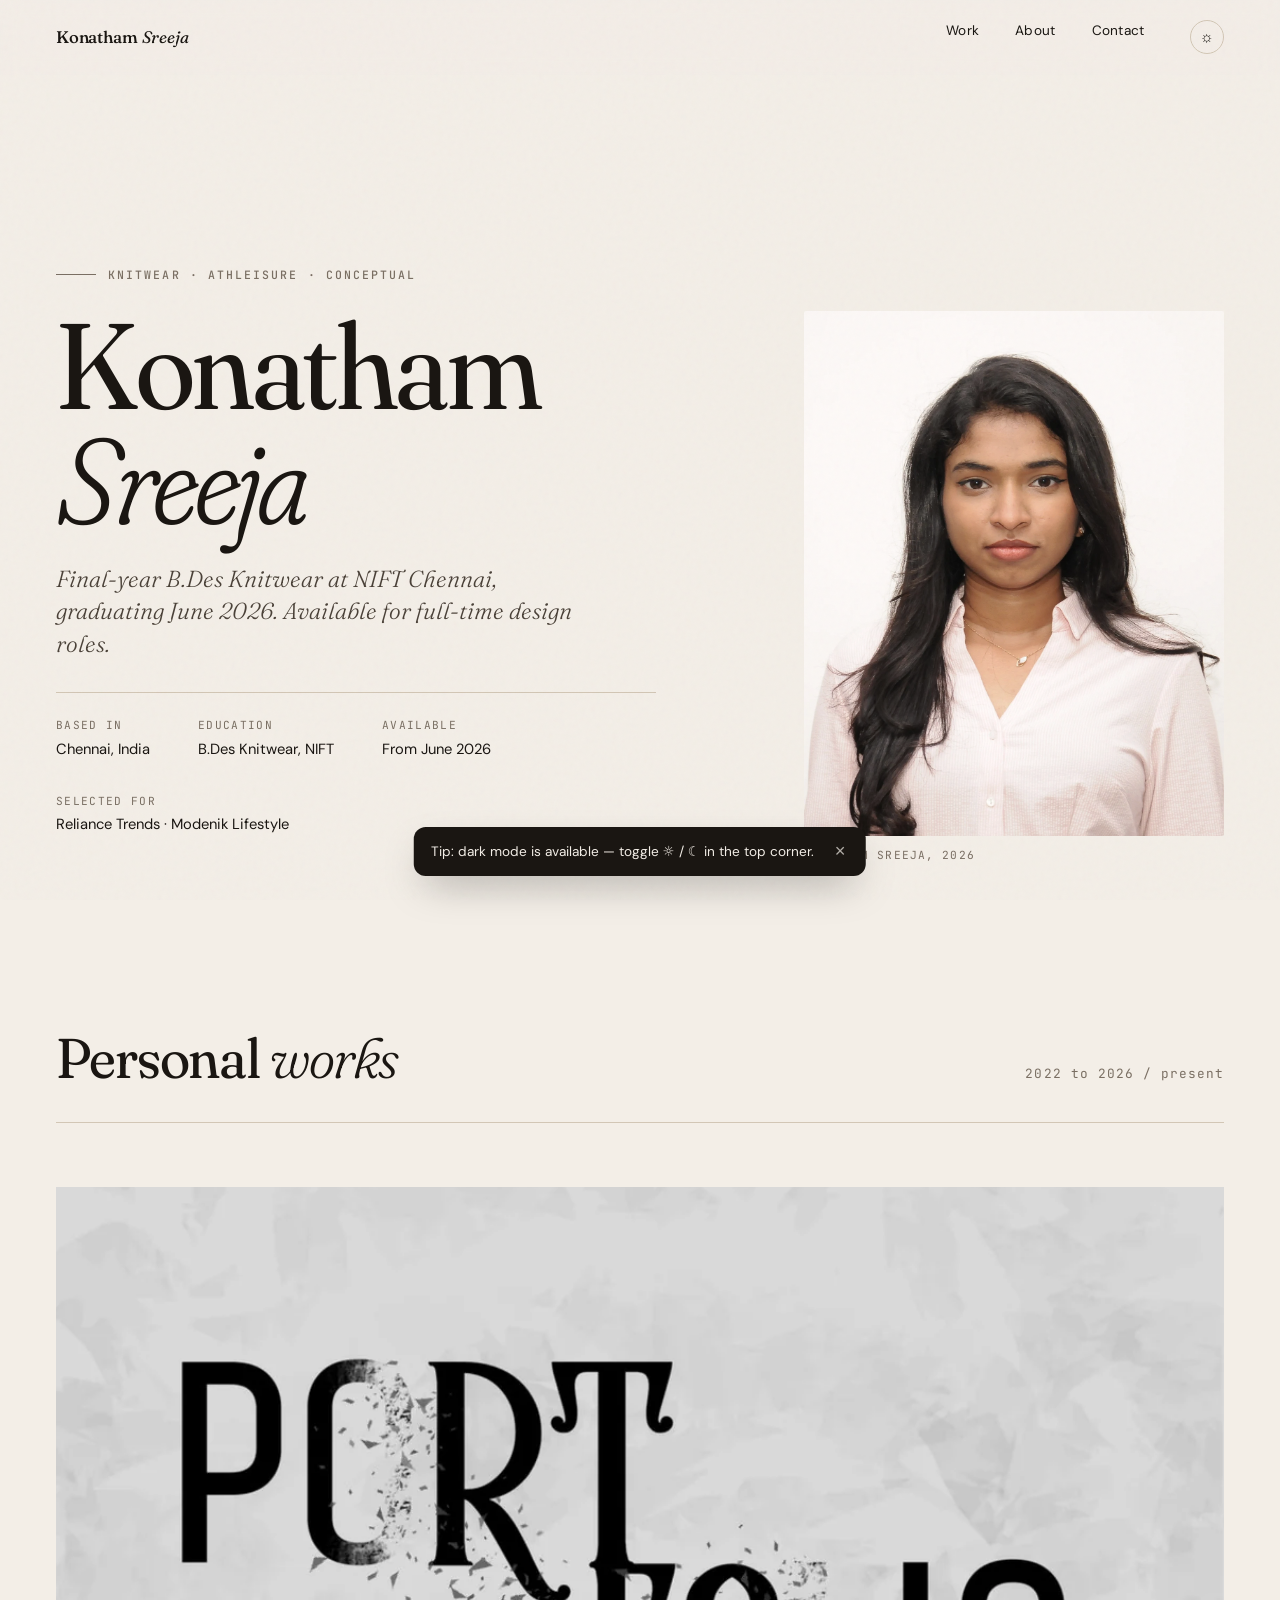
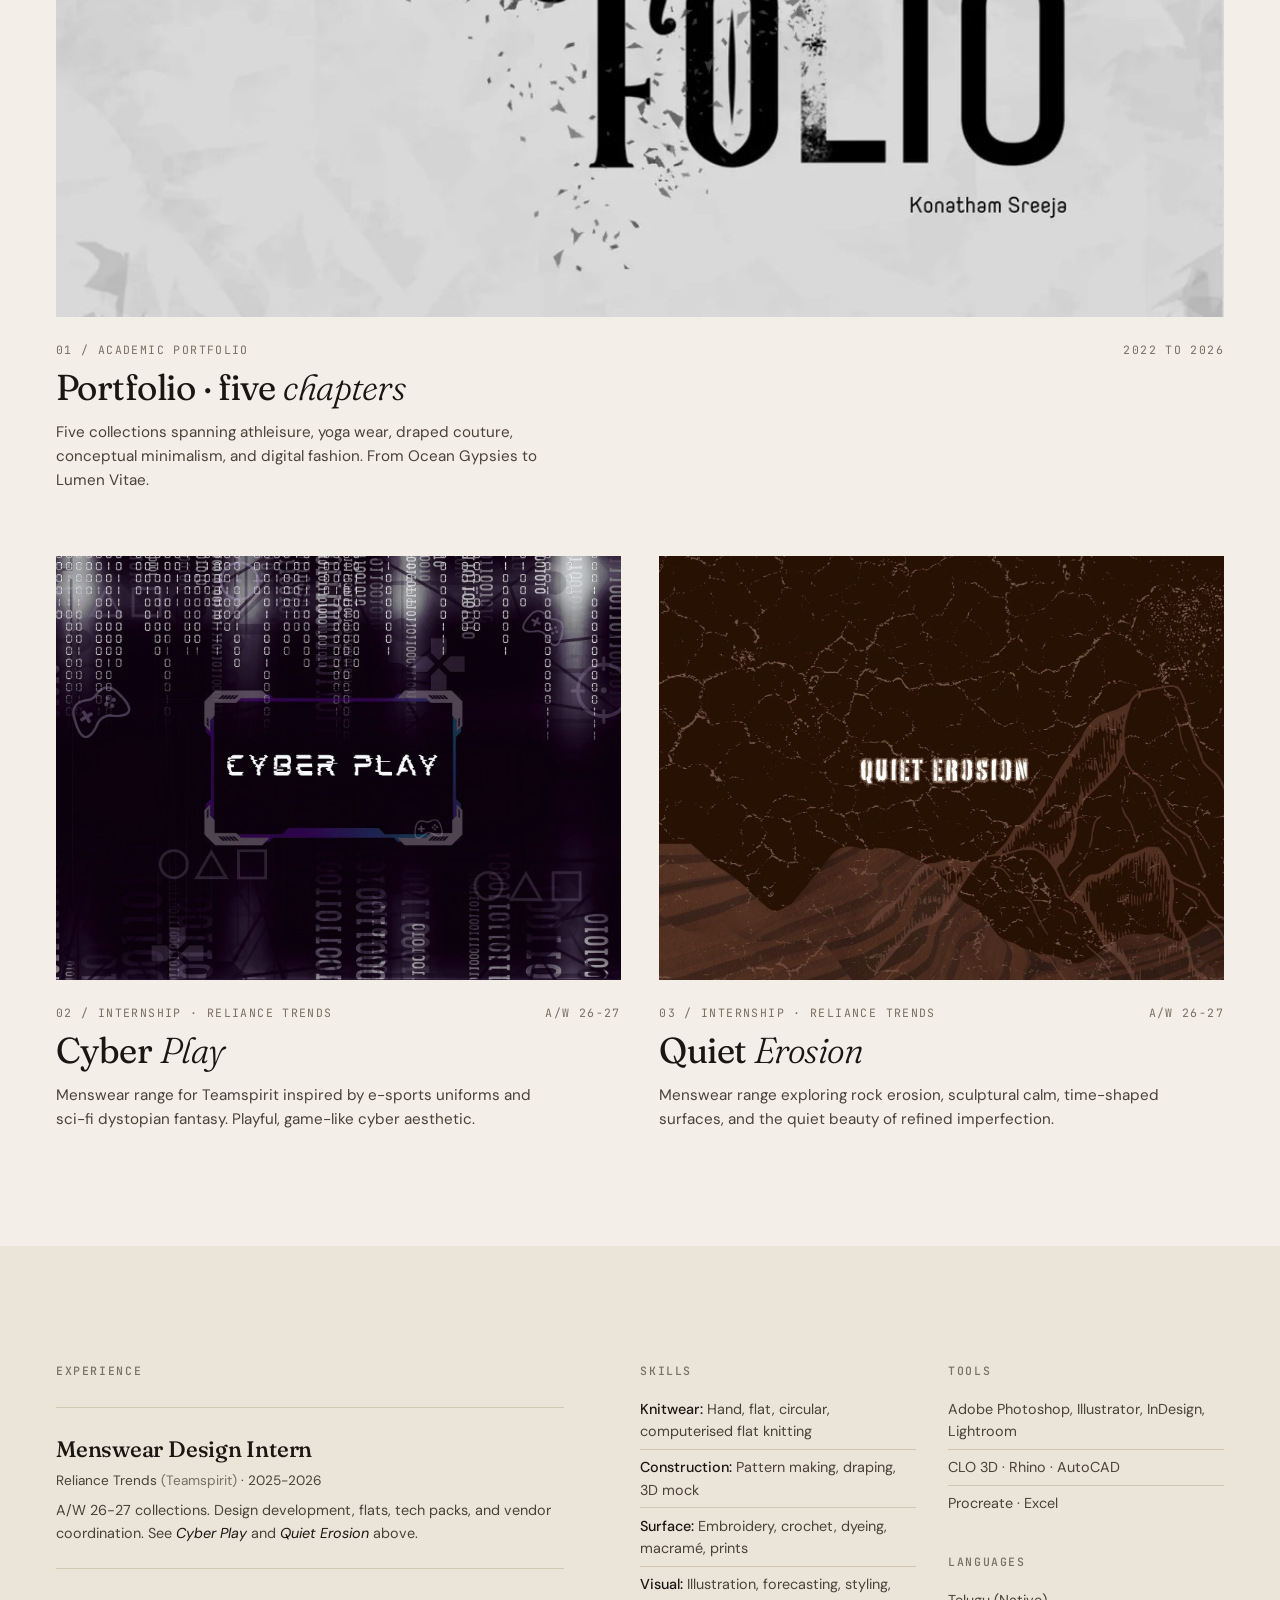
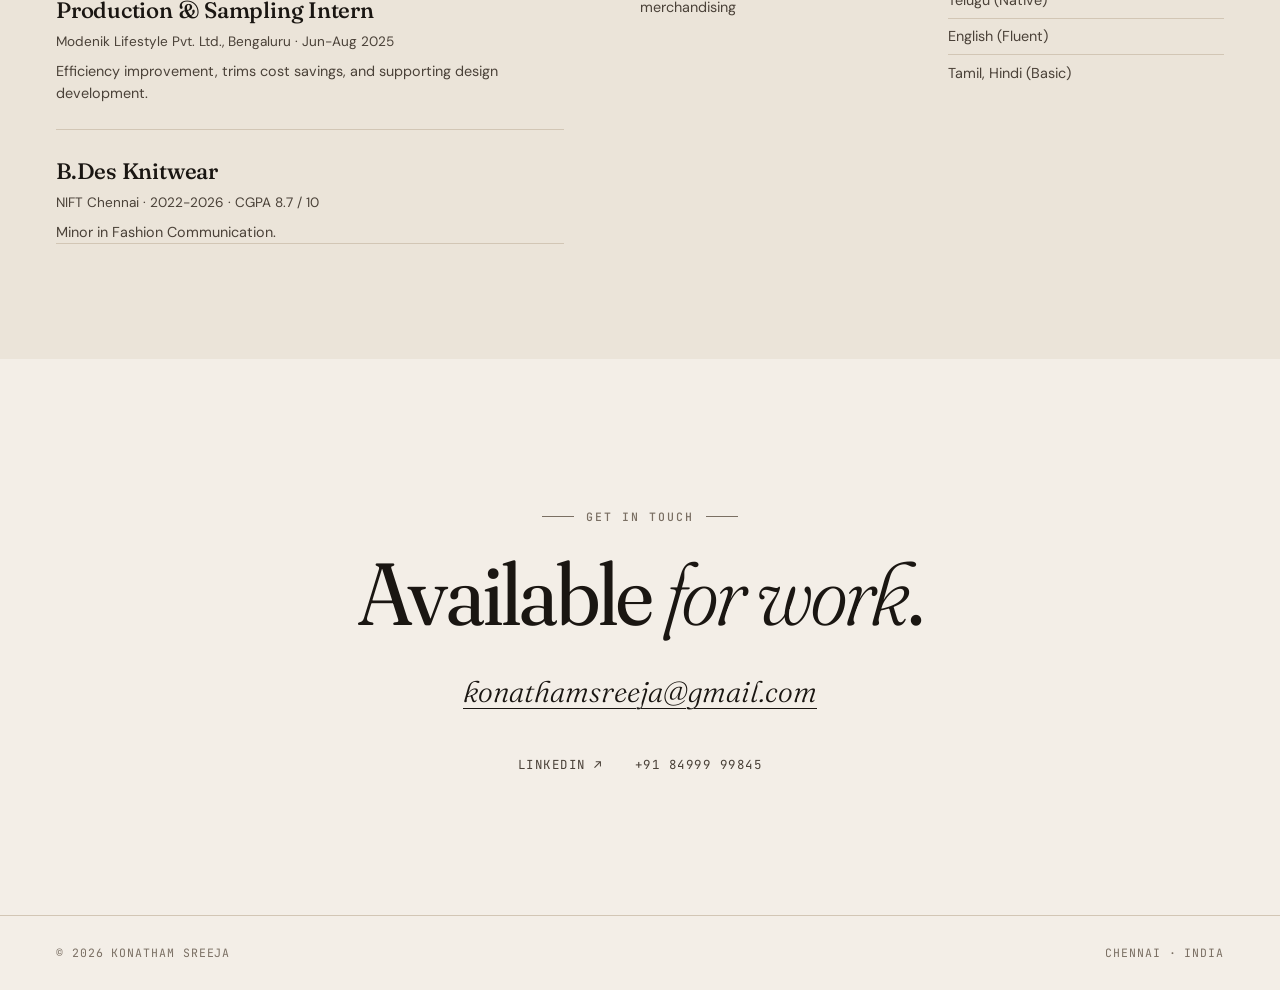
<file: index.html>
<!DOCTYPE html>
<html lang="en">
<head>
<meta charset="UTF-8">
<meta name="viewport" content="width=device-width, initial-scale=1.0">
<meta name="robots" content="noindex, nofollow">
<title>Konatham Sreeja · Knitwear Designer</title>
<meta name="description" content="Personal works by Konatham Sreeja, Knitwear designer specialising in athleisure and conceptual fashion. NIFT Chennai, 2026.">
<link rel="preconnect" href="https://fonts.googleapis.com">
<link rel="preconnect" href="https://fonts.gstatic.com" crossorigin>
<link href="https://fonts.googleapis.com/css2?family=Fraunces:ital,opsz,wght,SOFT@0,9..144,300..700,30..100;1,9..144,300..700,30..100&family=DM+Sans:opsz,wght@9..40,300..600&family=JetBrains+Mono:wght@400;500&display=swap" rel="stylesheet">
<link rel="stylesheet" href="styles.css">
<link rel="icon" type="image/svg+xml" href="data:image/svg+xml,%3Csvg xmlns='http://www.w3.org/2000/svg' viewBox='0 0 100 100'%3E%3Ctext y='75' font-size='80' font-family='Georgia' font-style='italic'%3Es%3C/text%3E%3C/svg%3E">
<script>(function(){var m=localStorage.getItem('mode')||(matchMedia('(prefers-color-scheme: dark)').matches?'dark':'light');document.documentElement.dataset.mode=m;})();</script>
</head>
<body data-theme="landing">

<nav class="nav">
  <a href="index.html" class="nav__logo">Konatham <em>Sreeja</em></a>
  <div class="nav__links">
    <a href="#work">Work</a>
    <a href="#about">About</a>
    <a href="#contact">Contact</a>
  </div>
</nav>

<header class="hero">
  <div class="hero__copy">
    <div class="hero__eyebrow"><span class="eyebrow">Knitwear · Athleisure · Conceptual</span></div>
    <h1 class="hero__title display">Konatham<br><span class="italic">Sreeja</span></h1>
    <p class="hero__tagline">Final-year B.Des Knitwear at NIFT Chennai, graduating June 2026. Available for full-time design roles.</p>
    <dl class="hero__meta">
      <div><dt>Based in</dt><dd>Chennai, India</dd></div>
      <div><dt>Education</dt><dd>B.Des Knitwear, NIFT</dd></div>
      <div><dt>Available</dt><dd>From June 2026</dd></div>
      <div><dt>Selected for</dt><dd>Reliance Trends · Modenik Lifestyle</dd></div>
    </dl>
  </div>
  <figure class="hero__photo">
    <img src="images/profile.webp" alt="Portrait of Konatham Sreeja">
  </figure>
</header>

<section class="section" id="work">
  <header class="section__head">
    <h2 class="section__title">Personal <em>works</em></h2>
    <span class="section__count">2022 to 2026 / present</span>
  </header>

  <div class="work__grid">

    <a href="portfolio.html" class="project project--featured fade-in">
      <div class="project__media">
        <img src="images/covers/portfolio.webp" alt="Portfolio cover">
        <div class="project__overlay">
          <span class="project__view">Open project →</span>
        </div>
      </div>
      <div class="project__info">
        <div class="project__meta">
          <span>01 / Academic Portfolio</span>
          <span>2022 to 2026</span>
        </div>
        <h3 class="project__title">Portfolio · five <em>chapters</em></h3>
        <p class="project__desc">Five collections spanning athleisure, yoga wear, draped couture, conceptual minimalism, and digital fashion. From Ocean Gypsies to Lumen Vitae.</p>
      </div>
    </a>

    <a href="cyber-play.html" class="project project--landscape fade-in">
      <div class="project__media">
        <img src="images/covers/cyber-play.webp" alt="Cyber Play cover">
        <div class="project__overlay">
          <span class="project__view">Open project →</span>
        </div>
      </div>
      <div class="project__info">
        <div class="project__meta">
          <span>02 / Internship · Reliance Trends</span>
          <span>A/W 26-27</span>
        </div>
        <h3 class="project__title">Cyber <em>Play</em></h3>
        <p class="project__desc">Menswear range for Teamspirit inspired by e-sports uniforms and sci-fi dystopian fantasy. Playful, game-like cyber aesthetic.</p>
      </div>
    </a>

    <a href="quiet-erosion.html" class="project project--landscape fade-in">
      <div class="project__media">
        <img src="images/covers/quiet-erosion.webp" alt="Quiet Erosion cover">
        <div class="project__overlay">
          <span class="project__view">Open project →</span>
        </div>
      </div>
      <div class="project__info">
        <div class="project__meta">
          <span>03 / Internship · Reliance Trends</span>
          <span>A/W 26-27</span>
        </div>
        <h3 class="project__title">Quiet <em>Erosion</em></h3>
        <p class="project__desc">Menswear range exploring rock erosion, sculptural calm, time-shaped surfaces, and the quiet beauty of refined imperfection.</p>
      </div>
    </a>

  </div>
</section>

<section class="about" id="about">
  <div class="about__inner">
    <div class="about__experience">
      <h4 class="about__section-label">Experience</h4>

      <div class="experience">
        <div class="experience__role">Menswear Design Intern</div>
        <div class="experience__org">Reliance Trends <span>(Teamspirit)</span> · 2025-2026</div>
        <p class="experience__desc">A/W 26-27 collections. Design development, flats, tech packs, and vendor coordination. See <em>Cyber Play</em> and <em>Quiet Erosion</em> above.</p>
      </div>

      <div class="experience">
        <div class="experience__role">Production &amp; Sampling Intern</div>
        <div class="experience__org">Modenik Lifestyle Pvt. Ltd., Bengaluru · Jun-Aug 2025</div>
        <p class="experience__desc">Efficiency improvement, trims cost savings, and supporting design development.</p>
      </div>

      <div class="experience">
        <div class="experience__role">B.Des Knitwear</div>
        <div class="experience__org">NIFT Chennai · 2022-2026 · CGPA 8.7 / 10</div>
        <p class="experience__desc">Minor in Fashion Communication.</p>
      </div>
    </div>

    <div class="about__cols">
      <div class="about__col">
        <h4>Skills</h4>
        <ul>
          <li><strong>Knitwear:</strong> Hand, flat, circular, computerised flat knitting</li>
          <li><strong>Construction:</strong> Pattern making, draping, 3D mock</li>
          <li><strong>Surface:</strong> Embroidery, crochet, dyeing, macramé, prints</li>
          <li><strong>Visual:</strong> Illustration, forecasting, styling, merchandising</li>
        </ul>
      </div>
      <div class="about__col">
        <h4>Tools</h4>
        <ul>
          <li>Adobe Photoshop, Illustrator, InDesign, Lightroom</li>
          <li>CLO 3D · Rhino · AutoCAD</li>
          <li>Procreate · Excel</li>
        </ul>
        <h4 style="margin-top: 2rem;">Languages</h4>
        <ul>
          <li>Telugu (Native)</li>
          <li>English (Fluent)</li>
          <li>Tamil, Hindi (Basic)</li>
        </ul>
      </div>
    </div>
  </div>
</section>

<section class="contact" id="contact">
  <div class="contact__eyebrow"><span class="eyebrow">Get in touch</span></div>
  <h2 class="contact__title">Available <em>for work</em>.</h2>
  <a href="mailto:konathamsreeja@gmail.com" class="contact__email">konathamsreeja@gmail.com</a>
  <div class="contact__links">
    <a href="https://www.linkedin.com/in/sreeja-konatham-845113359/" target="_blank" rel="noopener">LinkedIn ↗</a>
    <a href="tel:+918499999845">+91 84999 99845</a>
  </div>
</section>

<footer>
  <span>© <span data-year></span> Konatham Sreeja</span>
  <span>Chennai · India</span>
</footer>

<script src="script.js"></script>
</body>
</html>
</file>
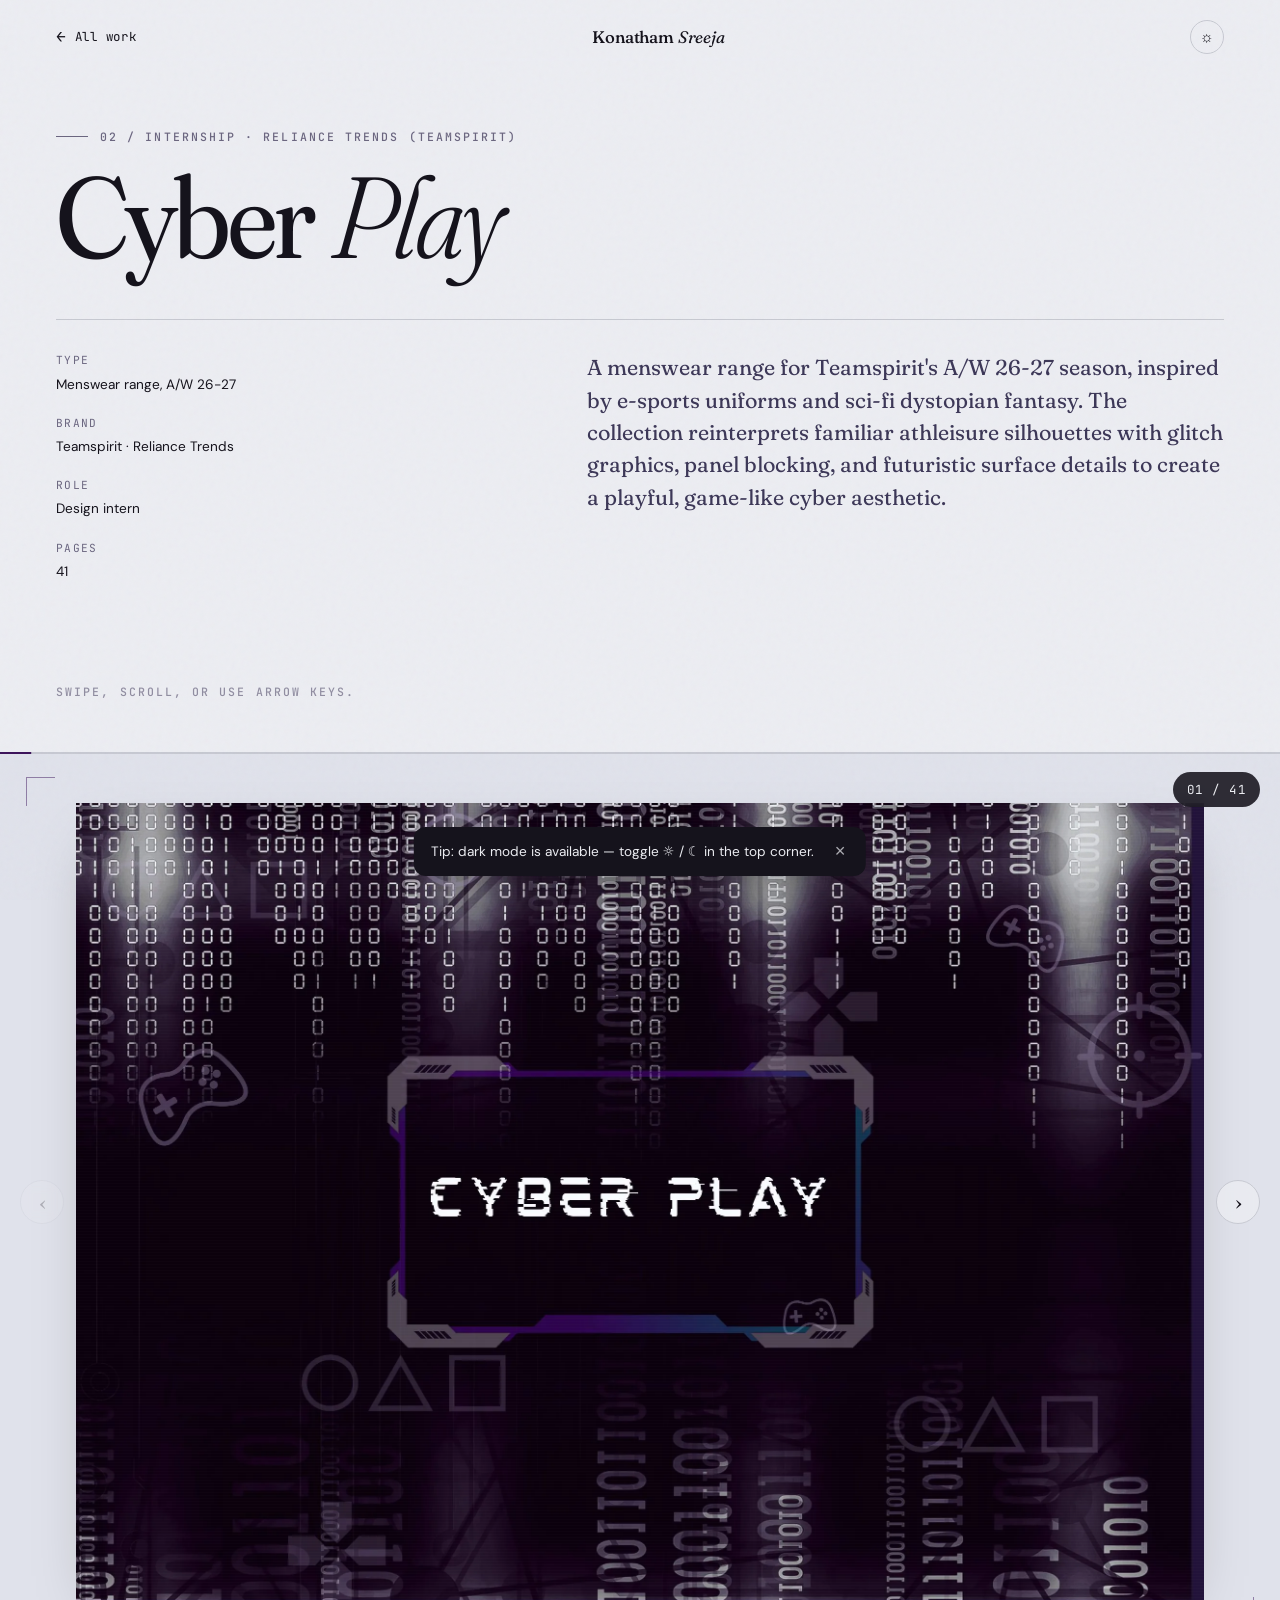
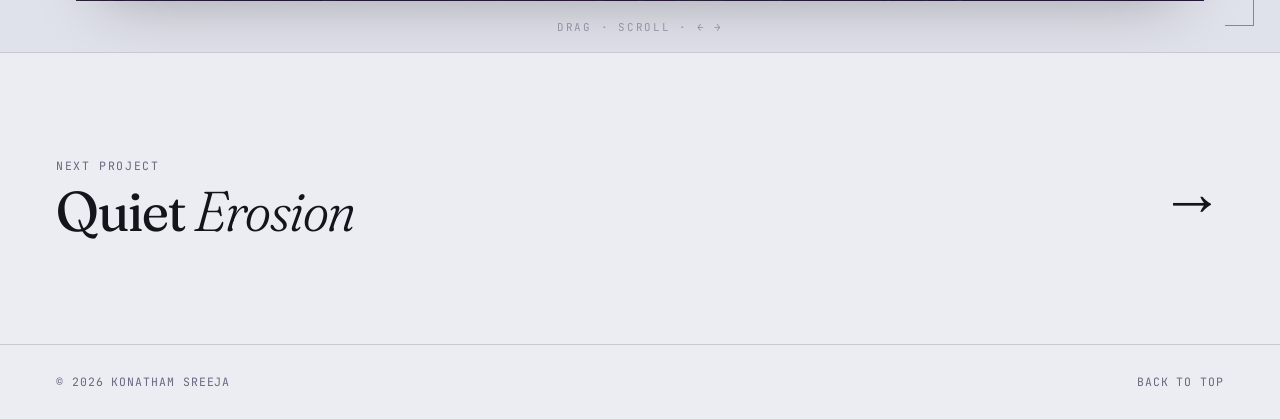
<file: cyber-play.html>
<!DOCTYPE html>
<html lang="en">
<head>
<meta charset="UTF-8">
<meta name="viewport" content="width=device-width, initial-scale=1.0">
<meta name="robots" content="noindex, nofollow">
<title>Cyber Play · Konatham Sreeja</title>
<meta name="description" content="Cyber Play, A/W 26-27 menswear range for Reliance Trends (Teamspirit), by Konatham Sreeja.">
<link rel="preconnect" href="https://fonts.googleapis.com">
<link rel="preconnect" href="https://fonts.gstatic.com" crossorigin>
<link href="https://fonts.googleapis.com/css2?family=Fraunces:ital,opsz,wght,SOFT@0,9..144,300..700,30..100;1,9..144,300..700,30..100&family=DM+Sans:opsz,wght@9..40,300..600&family=JetBrains+Mono:wght@400;500&display=swap" rel="stylesheet">
<link rel="stylesheet" href="https://cdn.jsdelivr.net/npm/swiper@11/swiper-bundle.min.css">
<link rel="stylesheet" href="styles.css">
<link rel="icon" type="image/svg+xml" href="data:image/svg+xml,%3Csvg xmlns='http://www.w3.org/2000/svg' viewBox='0 0 100 100'%3E%3Ctext y='75' font-size='80' font-family='Georgia' font-style='italic'%3Es%3C/text%3E%3C/svg%3E">
<script>(function(){var m=localStorage.getItem('mode')||(matchMedia('(prefers-color-scheme: dark)').matches?'dark':'light');document.documentElement.dataset.mode=m;})();</script>
</head>
<body data-page="deck" data-theme="cyber">

<nav class="nav">
  <a href="index.html" class="nav__back">All work</a>
  <a href="index.html" class="nav__logo">Konatham <em>Sreeja</em></a>
</nav>

<header class="project-hero">
  <div class="project-hero__eyebrow"><span class="eyebrow">02 / Internship · Reliance Trends (Teamspirit)</span></div>
  <h1 class="project-hero__title">Cyber <em>Play</em></h1>

  <div class="project-hero__intro">
    <dl class="project-hero__meta">
      <div><dt>Type</dt><dd>Menswear range, A/W 26-27</dd></div>
      <div><dt>Brand</dt><dd>Teamspirit · Reliance Trends</dd></div>
      <div><dt>Role</dt><dd>Design intern</dd></div>
      <div><dt>Pages</dt><dd>41</dd></div>
    </dl>
    <p class="project-hero__desc">A menswear range for Teamspirit's A/W 26-27 season, inspired by e-sports uniforms and sci-fi dystopian fantasy. The collection reinterprets familiar athleisure silhouettes with glitch graphics, panel blocking, and futuristic surface details to create a playful, game-like cyber aesthetic.</p>
    <p class="project-hero__hint"><span class="eyebrow">Swipe, scroll, or use arrow keys.</span></p>
  </div>
</header>

<section class="deck-stage" data-theme="cyber">
  <div class="swiper deck" data-pages="41" data-prefix="cyber-play"></div>
  <button class="deck-nav prev" aria-label="Previous slide">‹</button>
  <button class="deck-nav next" aria-label="Next slide">›</button>
  <div class="deck-counter"><span data-current>01</span> / <span data-total>41</span></div>
  <div class="swiper-pagination deck-progress"></div>
  <div class="deck-hint">Drag · Scroll · ← →</div>
</section>

<a href="quiet-erosion.html" class="next-project">
  <div>
    <div class="next-project__label">Next project</div>
    <h2 class="next-project__title">Quiet <em>Erosion</em></h2>
  </div>
  <span class="next-project__arrow">→</span>
</a>

<footer>
  <span>© <span data-year></span> Konatham Sreeja</span>
  <a href="index.html">Back to top</a>
</footer>

<div class="lightbox">
  <button class="lightbox__close" aria-label="Close">×</button>
  <div class="lightbox__hint">Scroll · Pinch · Double-tap to zoom · Esc to close</div>
  <img alt="">
  <div class="lightbox__caption"></div>
</div>

<script src="https://cdn.jsdelivr.net/npm/swiper@11/swiper-bundle.min.js"></script>
<script src="script.js"></script>
</body>
</html>
</file>
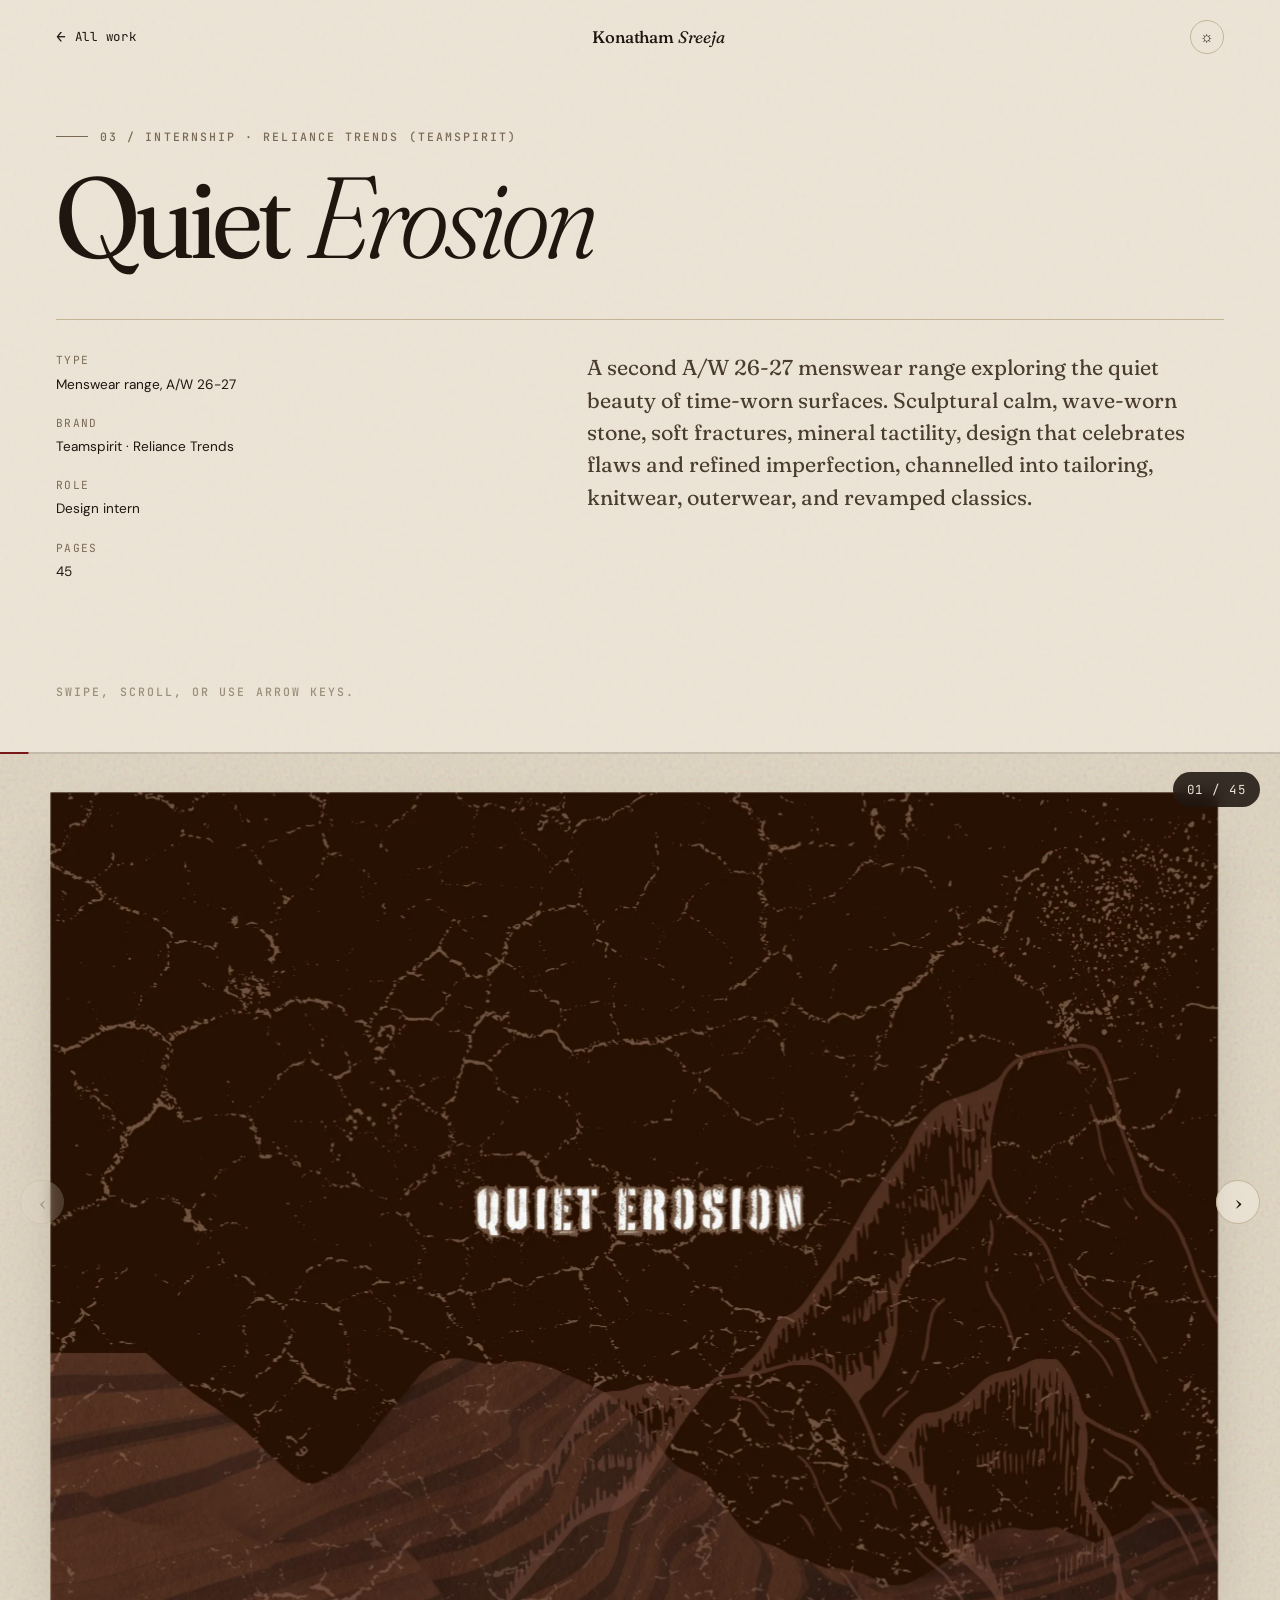
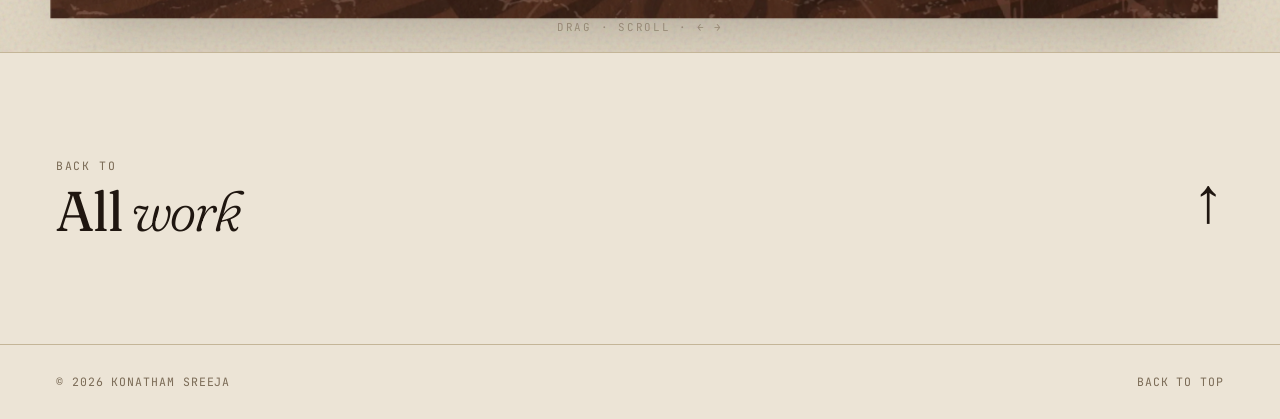
<file: quiet-erosion.html>
<!DOCTYPE html>
<html lang="en">
<head>
<meta charset="UTF-8">
<meta name="viewport" content="width=device-width, initial-scale=1.0">
<meta name="robots" content="noindex, nofollow">
<title>Quiet Erosion · Konatham Sreeja</title>
<meta name="description" content="Quiet Erosion, A/W 26-27 menswear range for Reliance Trends (Teamspirit), by Konatham Sreeja.">
<link rel="preconnect" href="https://fonts.googleapis.com">
<link rel="preconnect" href="https://fonts.gstatic.com" crossorigin>
<link href="https://fonts.googleapis.com/css2?family=Fraunces:ital,opsz,wght,SOFT@0,9..144,300..700,30..100;1,9..144,300..700,30..100&family=DM+Sans:opsz,wght@9..40,300..600&family=JetBrains+Mono:wght@400;500&display=swap" rel="stylesheet">
<link rel="stylesheet" href="https://cdn.jsdelivr.net/npm/swiper@11/swiper-bundle.min.css">
<link rel="stylesheet" href="styles.css">
<link rel="icon" type="image/svg+xml" href="data:image/svg+xml,%3Csvg xmlns='http://www.w3.org/2000/svg' viewBox='0 0 100 100'%3E%3Ctext y='75' font-size='80' font-family='Georgia' font-style='italic'%3Es%3C/text%3E%3C/svg%3E">
<script>(function(){var m=localStorage.getItem('mode')||(matchMedia('(prefers-color-scheme: dark)').matches?'dark':'light');document.documentElement.dataset.mode=m;})();</script>
</head>
<body data-page="deck" data-theme="erosion">

<nav class="nav">
  <a href="index.html" class="nav__back">All work</a>
  <a href="index.html" class="nav__logo">Konatham <em>Sreeja</em></a>
</nav>

<header class="project-hero">
  <div class="project-hero__eyebrow"><span class="eyebrow">03 / Internship · Reliance Trends (Teamspirit)</span></div>
  <h1 class="project-hero__title">Quiet <em>Erosion</em></h1>

  <div class="project-hero__intro">
    <dl class="project-hero__meta">
      <div><dt>Type</dt><dd>Menswear range, A/W 26-27</dd></div>
      <div><dt>Brand</dt><dd>Teamspirit · Reliance Trends</dd></div>
      <div><dt>Role</dt><dd>Design intern</dd></div>
      <div><dt>Pages</dt><dd>45</dd></div>
    </dl>
    <p class="project-hero__desc">A second A/W 26-27 menswear range exploring the quiet beauty of time-worn surfaces. Sculptural calm, wave-worn stone, soft fractures, mineral tactility, design that celebrates flaws and refined imperfection, channelled into tailoring, knitwear, outerwear, and revamped classics.</p>
    <p class="project-hero__hint"><span class="eyebrow">Swipe, scroll, or use arrow keys.</span></p>
  </div>
</header>

<section class="deck-stage" data-theme="erosion">
  <div class="swiper deck" data-pages="45" data-prefix="quiet-erosion"></div>
  <button class="deck-nav prev" aria-label="Previous slide">‹</button>
  <button class="deck-nav next" aria-label="Next slide">›</button>
  <div class="deck-counter"><span data-current>01</span> / <span data-total>45</span></div>
  <div class="swiper-pagination deck-progress"></div>
  <div class="deck-hint">Drag · Scroll · ← →</div>
</section>

<a href="index.html" class="next-project">
  <div>
    <div class="next-project__label">Back to</div>
    <h2 class="next-project__title">All <em>work</em></h2>
  </div>
  <span class="next-project__arrow">↑</span>
</a>

<footer>
  <span>© <span data-year></span> Konatham Sreeja</span>
  <a href="index.html">Back to top</a>
</footer>

<div class="lightbox">
  <button class="lightbox__close" aria-label="Close">×</button>
  <div class="lightbox__hint">Scroll · Pinch · Double-tap to zoom · Esc to close</div>
  <img alt="">
  <div class="lightbox__caption"></div>
</div>

<script src="https://cdn.jsdelivr.net/npm/swiper@11/swiper-bundle.min.js"></script>
<script src="script.js"></script>
</body>
</html>
</file>
<file: styles.css>
/* ============================================================
   KONATHAM SREEJA — Portfolio Site
   Editorial / magazine aesthetic
   ============================================================ */

:root {
  --bg: #f3eee7;
  --bg-alt: #ebe4d9;
  --surface: #e3dac8;
  --text: #1a1612;
  --text-mid: #4a4138;
  --text-soft: #7a6f63;
  --line: #d2c6b5;
  --accent: #1a1612;
  --accent-warm: #8b3a1f;

  --font-display: 'Fraunces', 'Cormorant Garamond', Georgia, serif;
  --font-body: 'DM Sans', -apple-system, BlinkMacSystemFont, system-ui, sans-serif;
  --font-mono: 'JetBrains Mono', ui-monospace, monospace;

  --max-w: 1320px;
  --gutter: clamp(1.25rem, 4.5vw, 3.5rem);

  --ease: cubic-bezier(0.22, 1, 0.36, 1);
}

* { margin: 0; padding: 0; box-sizing: border-box; }

html {
  scroll-behavior: smooth;
  -webkit-font-smoothing: antialiased;
  -moz-osx-font-smoothing: grayscale;
}

body {
  background: var(--bg);
  color: var(--text);
  font-family: var(--font-body);
  font-size: 16px;
  line-height: 1.55;
  font-feature-settings: 'kern' 1, 'liga' 1;
  overflow-x: hidden;
}

img { display: block; max-width: 100%; height: auto; }
a { color: inherit; text-decoration: none; transition: opacity 0.2s var(--ease); }
a:hover { opacity: 0.65; }

/* ============================================================
   TYPOGRAPHY
   ============================================================ */

.display {
  font-family: var(--font-display);
  font-weight: 400;
  letter-spacing: -0.02em;
  line-height: 0.95;
  font-variation-settings: 'opsz' 144, 'SOFT' 50;
}

.eyebrow {
  font-family: var(--font-mono);
  font-size: 0.72rem;
  letter-spacing: 0.18em;
  text-transform: uppercase;
  color: var(--text-soft);
  font-weight: 500;
}

/* ============================================================
   GRAIN / TEXTURE
   ============================================================ */

body::before {
  content: '';
  position: fixed;
  inset: 0;
  pointer-events: none;
  z-index: 100;
  opacity: 0.035;
  mix-blend-mode: multiply;
  background-image: url("data:image/svg+xml,%3Csvg viewBox='0 0 200 200' xmlns='http://www.w3.org/2000/svg'%3E%3Cfilter id='n'%3E%3CfeTurbulence type='fractalNoise' baseFrequency='0.85' numOctaves='3' stitchTiles='stitch'/%3E%3C/filter%3E%3Crect width='100%25' height='100%25' filter='url(%23n)'/%3E%3C/svg%3E");
}

/* ============================================================
   NAVIGATION
   ============================================================ */

.nav {
  position: fixed;
  top: 0; left: 0; right: 0;
  z-index: 50;
  padding: 1.25rem var(--gutter);
  display: flex;
  justify-content: space-between;
  align-items: center;
  backdrop-filter: blur(10px);
  -webkit-backdrop-filter: blur(10px);
  background: color-mix(in srgb, var(--bg) 78%, transparent);
  border-bottom: 1px solid transparent;
  transition: border-color 0.3s var(--ease);
}

.nav.scrolled { border-bottom-color: var(--line); }

.nav__logo {
  font-family: var(--font-display);
  font-size: 1.05rem;
  letter-spacing: -0.01em;
  font-weight: 500;
  font-variation-settings: 'opsz' 24, 'SOFT' 30;
}

.nav__logo em { font-style: italic; font-weight: 400; }

.nav__links {
  display: flex;
  gap: 2.25rem;
  font-size: 0.85rem;
  letter-spacing: 0.02em;
}

.nav__back {
  font-family: var(--font-mono);
  font-size: 0.78rem;
  letter-spacing: 0.06em;
  display: inline-flex;
  align-items: center;
  gap: 0.5rem;
}

.nav__back::before { content: '←'; font-size: 1rem; }

@media (max-width: 640px) {
  .nav__links { gap: 1.25rem; font-size: 0.8rem; }
  .nav__links a:first-child { display: none; }
}

/* ============================================================
   HERO (LANDING)
   ============================================================ */

.hero {
  min-height: 100vh;
  padding: 8rem var(--gutter) 4rem;
  display: grid;
  grid-template-columns: 1.6fr 1fr;
  gap: clamp(2rem, 6vw, 5rem);
  align-items: end;
  max-width: var(--max-w);
  margin: 0 auto;
  position: relative;
}

.hero__eyebrow {
  margin-bottom: 1.5rem;
  display: flex;
  align-items: center;
  gap: 0.75rem;
}

.hero__eyebrow::before {
  content: ''; width: 2.5rem; height: 1px; background: var(--text-soft);
}

.hero__title {
  font-size: clamp(3.5rem, 9.5vw, 9.5rem);
  margin-bottom: 1.5rem;
}

.hero__title .italic {
  font-style: italic;
  font-weight: 300;
  font-variation-settings: 'opsz' 144, 'SOFT' 100;
}

.hero__tagline {
  font-family: var(--font-display);
  font-style: italic;
  font-weight: 300;
  font-size: clamp(1.1rem, 2vw, 1.45rem);
  color: var(--text-mid);
  max-width: 36ch;
  margin-bottom: 2rem;
  line-height: 1.4;
}

.hero__meta {
  display: flex;
  flex-wrap: wrap;
  gap: 2rem 3rem;
  font-size: 0.85rem;
  color: var(--text-mid);
  border-top: 1px solid var(--line);
  padding-top: 1.5rem;
  max-width: 600px;
}

.hero__meta div { display: flex; flex-direction: column; gap: 0.2rem; }
.hero__meta dt { font-family: var(--font-mono); font-size: 0.7rem; letter-spacing: 0.12em; text-transform: uppercase; color: var(--text-soft); }
.hero__meta dd { color: var(--text); font-size: 0.92rem; }

.hero__photo {
  position: relative;
  align-self: end;
}

.hero__photo img {
  width: 100%;
  aspect-ratio: 4/5;
  object-fit: cover;
  border-radius: 2px;
  filter: saturate(0.92) contrast(1.02);
}

.hero__photo::after {
  content: 'Konatham Sreeja, 2026';
  position: absolute;
  bottom: -1.75rem;
  left: 0;
  font-family: var(--font-mono);
  font-size: 0.7rem;
  letter-spacing: 0.1em;
  color: var(--text-soft);
  text-transform: uppercase;
}

@media (max-width: 880px) {
  .hero {
    grid-template-columns: 1fr;
    min-height: auto;
    padding-top: 6.5rem;
    gap: 2.5rem;
    align-items: start;
  }
  .hero__photo {
    max-width: 200px;
    width: 50%;
    justify-self: start;
  }
  .hero__photo::after { font-size: 0.65rem; bottom: -1.5rem; }
  .hero__title { font-size: clamp(3rem, 13vw, 5rem); }
  .hero__tagline { font-size: 1.15rem; max-width: none; }
  .hero__meta { gap: 1.5rem 2rem; }
}

/* ============================================================
   SECTION HEADER (reusable)
   ============================================================ */

.section {
  padding: clamp(4rem, 9vw, 8rem) var(--gutter);
  max-width: var(--max-w);
  margin: 0 auto;
}

.section__head {
  display: flex;
  justify-content: space-between;
  align-items: baseline;
  margin-bottom: clamp(2rem, 5vw, 4rem);
  border-bottom: 1px solid var(--line);
  padding-bottom: 1.25rem;
  gap: 2rem;
}

.section__title {
  font-family: var(--font-display);
  font-size: clamp(2rem, 5vw, 3.5rem);
  font-weight: 400;
  letter-spacing: -0.02em;
  font-variation-settings: 'opsz' 72, 'SOFT' 50;
}

.section__title em { font-style: italic; font-weight: 300; }

.section__count {
  font-family: var(--font-mono);
  font-size: 0.8rem;
  color: var(--text-soft);
  letter-spacing: 0.08em;
}

/* ============================================================
   WORK / PROJECTS GRID
   ============================================================ */

.work__grid {
  display: grid;
  grid-template-columns: 1fr 1fr;
  gap: clamp(2rem, 5vw, 4rem) clamp(1.5rem, 3vw, 2.5rem);
}

.project {
  display: block;
  position: relative;
  cursor: pointer;
}

/* First project spans full width as featured */
.project--featured { grid-column: 1 / -1; }

.project__media {
  position: relative;
  overflow: hidden;
  background: var(--bg-alt);
  margin-bottom: 1.5rem;
  aspect-ratio: 4/5;
}

.project--featured .project__media { aspect-ratio: 16/10; }
.project--landscape .project__media { aspect-ratio: 4/3; }

.project__media img {
  width: 100%;
  height: 100%;
  object-fit: cover;
  transition: transform 0.9s var(--ease), filter 0.9s var(--ease);
  filter: saturate(0.95);
}

.project:hover .project__media img {
  transform: scale(1.04);
  filter: saturate(1.05);
}

.project__overlay {
  position: absolute;
  inset: 0;
  background: linear-gradient(180deg, transparent 50%, color-mix(in srgb, var(--text) 45%, transparent) 100%);
  display: flex;
  align-items: flex-end;
  justify-content: flex-end;
  padding: 1.5rem;
  opacity: 0;
  transition: opacity 0.4s var(--ease);
}

.project:hover .project__overlay { opacity: 1; }

.project__view {
  font-family: var(--font-mono);
  font-size: 0.75rem;
  letter-spacing: 0.12em;
  text-transform: uppercase;
  color: var(--bg);
  background: color-mix(in srgb, var(--text) 88%, transparent);
  backdrop-filter: blur(8px);
  padding: 0.55rem 1rem;
  border-radius: 999px;
}

.project__info {
  display: flex;
  flex-direction: column;
  gap: 0.4rem;
}

.project__meta {
  display: flex;
  align-items: baseline;
  justify-content: space-between;
  gap: 1rem;
  font-family: var(--font-mono);
  font-size: 0.72rem;
  letter-spacing: 0.12em;
  text-transform: uppercase;
  color: var(--text-soft);
}

.project__title {
  font-family: var(--font-display);
  font-size: clamp(1.5rem, 3vw, 2.25rem);
  font-weight: 400;
  letter-spacing: -0.015em;
  line-height: 1.05;
  font-variation-settings: 'opsz' 48, 'SOFT' 40;
  margin-top: 0.25rem;
}

.project__title em { font-style: italic; font-weight: 300; }

.project__desc {
  color: var(--text-mid);
  font-size: 0.95rem;
  max-width: 50ch;
  margin-top: 0.5rem;
}

@media (max-width: 720px) {
  .work__grid { grid-template-columns: 1fr; }
  .project--featured .project__media { aspect-ratio: 4/3; }
}

/* ============================================================
   ABOUT
   ============================================================ */

.about {
  background: var(--bg-alt);
  padding: clamp(4rem, 9vw, 8rem) var(--gutter);
}

.about__inner {
  max-width: var(--max-w);
  margin: 0 auto;
  display: grid;
  grid-template-columns: 1fr 1.15fr;
  gap: clamp(2rem, 6vw, 5rem);
}

.about__section-label {
  font-family: var(--font-mono);
  font-size: 0.72rem;
  letter-spacing: 0.14em;
  text-transform: uppercase;
  color: var(--text-soft);
  margin-bottom: 1.75rem;
  font-weight: 500;
}

.experience {
  padding: 1.5rem 0;
  border-top: 1px solid var(--line);
}
.experience:last-child { padding-bottom: 0; }
.about__experience > .experience:last-child {
  border-bottom: 1px solid var(--line);
}

.experience__role {
  font-family: var(--font-display);
  font-size: clamp(1.15rem, 1.8vw, 1.4rem);
  font-weight: 500;
  letter-spacing: -0.01em;
  font-variation-settings: 'opsz' 24, 'SOFT' 30;
  margin-bottom: 0.2rem;
}

.experience__org {
  font-size: 0.85rem;
  color: var(--text-mid);
  margin-bottom: 0.5rem;
}
.experience__org span { color: var(--text-soft); }

.experience__desc {
  font-size: 0.9rem;
  color: var(--text-mid);
  max-width: 52ch;
  line-height: 1.55;
}
.experience__desc em { font-style: italic; color: var(--text); }

.about__cols {
  display: grid;
  grid-template-columns: 1fr 1fr;
  gap: 2rem;
  font-size: 0.9rem;
}

.about__col h4 {
  font-family: var(--font-mono);
  font-size: 0.72rem;
  letter-spacing: 0.14em;
  text-transform: uppercase;
  color: var(--text-soft);
  margin-bottom: 0.75rem;
  font-weight: 500;
}

.about__col ul { list-style: none; }
.about__col li { padding: 0.4rem 0; border-bottom: 1px solid var(--line); color: var(--text-mid); }
.about__col li:last-child { border-bottom: none; }
.about__col li strong { color: var(--text); font-weight: 500; }

@media (max-width: 880px) {
  .about__inner { grid-template-columns: 1fr; }
  .about__cols { grid-template-columns: 1fr 1fr; }
}

@media (max-width: 520px) {
  .about__cols { grid-template-columns: 1fr; }
}

/* ============================================================
   CONTACT
   ============================================================ */

.contact {
  padding: clamp(5rem, 11vw, 9rem) var(--gutter);
  max-width: var(--max-w);
  margin: 0 auto;
  text-align: center;
}

.contact__eyebrow {
  display: inline-flex;
  align-items: center;
  gap: 0.75rem;
  margin-bottom: 1.5rem;
}

.contact__eyebrow::before, .contact__eyebrow::after {
  content: ''; width: 2rem; height: 1px; background: var(--text-soft);
}

.contact__title {
  font-family: var(--font-display);
  font-size: clamp(2.5rem, 7vw, 5.5rem);
  font-weight: 400;
  font-variation-settings: 'opsz' 144, 'SOFT' 50;
  margin-bottom: 2rem;
  letter-spacing: -0.02em;
  line-height: 1;
}

.contact__title em { font-style: italic; font-weight: 300; }

.contact__email {
  display: inline-block;
  font-family: var(--font-display);
  font-size: clamp(1.25rem, 2.5vw, 1.85rem);
  font-style: italic;
  font-weight: 300;
  text-decoration: underline;
  text-decoration-thickness: 1px;
  text-underline-offset: 6px;
  margin-bottom: 2.5rem;
}

.contact__email:hover { text-decoration-thickness: 2px; opacity: 1; }

.contact__links {
  display: flex;
  justify-content: center;
  gap: 2rem;
  font-family: var(--font-mono);
  font-size: 0.78rem;
  letter-spacing: 0.12em;
  text-transform: uppercase;
  color: var(--text-mid);
}

.contact__links a { display: inline-flex; align-items: center; gap: 0.5rem; }

/* ============================================================
   FOOTER
   ============================================================ */

footer {
  border-top: 1px solid var(--line);
  padding: 1.75rem var(--gutter);
  display: flex;
  justify-content: space-between;
  align-items: center;
  font-family: var(--font-mono);
  font-size: 0.72rem;
  letter-spacing: 0.08em;
  color: var(--text-soft);
  text-transform: uppercase;
  flex-wrap: wrap;
  gap: 1rem;
}

/* ============================================================
   PROJECT PAGE
   ============================================================ */

.project-hero {
  padding: 8rem var(--gutter) 3rem;
  max-width: var(--max-w);
  margin: 0 auto;
}

.project-hero__eyebrow {
  margin-bottom: 1rem;
  display: flex;
  align-items: center;
  gap: 0.75rem;
}

.project-hero__eyebrow::before {
  content: ''; width: 2rem; height: 1px; background: var(--text-soft);
}

.project-hero__title {
  font-family: var(--font-display);
  font-size: clamp(3rem, 9vw, 7.5rem);
  font-weight: 400;
  letter-spacing: -0.025em;
  line-height: 0.95;
  font-variation-settings: 'opsz' 144, 'SOFT' 50;
  margin-bottom: 1.5rem;
}

.project-hero__title em { font-style: italic; font-weight: 300; }

.project-hero__intro {
  display: grid;
  grid-template-columns: 1fr 1.4fr;
  gap: clamp(2rem, 6vw, 5rem);
  margin-top: 3rem;
  padding-top: 2rem;
  border-top: 1px solid var(--line);
}

.project-hero__meta {
  display: flex;
  flex-direction: column;
  gap: 1.25rem;
  font-size: 0.85rem;
}

.project-hero__meta dt {
  font-family: var(--font-mono);
  font-size: 0.7rem;
  letter-spacing: 0.12em;
  text-transform: uppercase;
  color: var(--text-soft);
  margin-bottom: 0.25rem;
}

.project-hero__meta dd { color: var(--text); }

.project-hero__desc {
  font-family: var(--font-display);
  font-size: clamp(1.15rem, 1.8vw, 1.35rem);
  line-height: 1.5;
  color: var(--text-mid);
  font-weight: 400;
  font-variation-settings: 'opsz' 24, 'SOFT' 50;
}

@media (max-width: 720px) {
  .project-hero__intro { grid-template-columns: 1fr; }
}

/* ============================================================
   PORTFOLIO — WEBTOON / MANHWA CONTINUOUS STRIP
   ============================================================ */

.webtoon {
  max-width: 720px;
  margin: 0 auto;
  padding: 2rem 0 4rem;
  background: var(--bg-alt);
}

.webtoon img {
  display: block;
  width: 100%;
  margin: 0;
  border: 0;
  cursor: zoom-in;
}

.project-hero__hint {
  margin-top: 1.25rem;
  opacity: 0.7;
}

@media (max-width: 640px) {
  .webtoon { padding: 1rem 0 3rem; }
}

/* ============================================================
   SLIDE DECK (Cyber Play, Quiet Erosion) — Swiper-based
   ============================================================ */

.deck-stage {
  position: relative;
  height: calc(100vh - 0px);
  min-height: 520px;
  background: var(--bg-alt);
  overflow: hidden;
}

.deck-stage .swiper { height: 100%; width: 100%; }

.deck-stage .swiper-slide {
  display: flex;
  align-items: center;
  justify-content: center;
  padding: clamp(1.5rem, 4vw, 3.5rem);
  background: var(--bg-alt);
}

.deck-stage .swiper-slide img {
  max-width: 100%;
  max-height: 100%;
  object-fit: contain;
  cursor: zoom-in;
  box-shadow: 0 24px 60px -28px rgba(26,22,18,0.35);
  transition: transform 1.2s var(--ease), filter 0.6s var(--ease);
  will-change: transform;
}

.deck-counter {
  position: absolute;
  top: 1.25rem;
  right: 1.25rem;
  z-index: 30;
  font-family: var(--font-mono);
  font-size: 0.78rem;
  letter-spacing: 0.12em;
  padding: 0.5rem 0.85rem;
  background: color-mix(in srgb, var(--text) 88%, transparent);
  color: var(--bg);
  border-radius: 999px;
  pointer-events: none;
  backdrop-filter: blur(8px);
  -webkit-backdrop-filter: blur(8px);
}

.deck-progress {
  position: absolute !important;
  bottom: 0 !important;
  left: 0;
  right: 0;
  height: 2px !important;
  background: color-mix(in srgb, var(--text) 12%, transparent) !important;
  z-index: 30;
}

.deck-progress .swiper-pagination-progressbar-fill {
  background: var(--accent) !important;
}

.deck-nav {
  position: absolute;
  top: 50%;
  z-index: 25;
  width: 44px;
  height: 44px;
  display: flex;
  align-items: center;
  justify-content: center;
  border-radius: 50%;
  background: color-mix(in srgb, var(--bg) 80%, transparent);
  border: 1px solid var(--line);
  color: var(--text);
  font-family: var(--font-display);
  font-size: 1.4rem;
  cursor: pointer;
  transform: translateY(-50%);
  transition: opacity 0.25s var(--ease), transform 0.25s var(--ease);
  backdrop-filter: blur(6px);
  -webkit-backdrop-filter: blur(6px);
}
.deck-nav:hover { transform: translateY(-50%) scale(1.06); opacity: 1; }
.deck-nav.prev { left: 1.25rem; }
.deck-nav.next { right: 1.25rem; }
.deck-nav.swiper-button-disabled { opacity: 0.25; pointer-events: none; }

.deck-hint {
  position: absolute;
  bottom: 1rem;
  left: 50%;
  transform: translateX(-50%);
  z-index: 25;
  font-family: var(--font-mono);
  font-size: 0.68rem;
  letter-spacing: 0.16em;
  text-transform: uppercase;
  color: var(--text-soft);
  pointer-events: none;
  opacity: 0.6;
}

@media (max-width: 640px) {
  .deck-nav { display: none; }
  .deck-hint { display: none; }
}

/* ---------- THEME: Cyber Play (glitch / scanline on slide change) ---------- */

.deck-stage[data-theme="cyber"]::after {
  content: '';
  position: absolute;
  inset: 0;
  pointer-events: none;
  background: repeating-linear-gradient(
    to bottom,
    rgba(255,255,255,0) 0,
    rgba(255,255,255,0) 2px,
    rgba(255,255,255,0.025) 3px
  );
  mix-blend-mode: screen;
  z-index: 20;
}

@keyframes cyber-glitch {
  0%   { transform: translate(0,0); filter: none; }
  15%  { transform: translate(-3px, 1px); filter: drop-shadow(2px 0 0 rgba(255,40,80,0.7)) drop-shadow(-2px 0 0 rgba(40,200,255,0.7)); }
  30%  { transform: translate(2px,-1px); filter: drop-shadow(-2px 0 0 rgba(255,40,80,0.6)) drop-shadow(2px 0 0 rgba(40,200,255,0.6)); }
  45%  { transform: translate(-1px, 0); filter: drop-shadow(1px 0 0 rgba(255,40,80,0.4)) drop-shadow(-1px 0 0 rgba(40,200,255,0.4)); }
  100% { transform: translate(0,0); filter: none; }
}

.deck-stage[data-theme="cyber"] .swiper-slide-active.glitching img {
  animation: cyber-glitch 520ms steps(8, end);
}

/* HUD corner brackets that fade in on the active slide */
.deck-stage[data-theme="cyber"] .swiper-slide::before,
.deck-stage[data-theme="cyber"] .swiper-slide::after {
  content: '';
  position: absolute;
  width: 28px;
  height: 28px;
  border: 1px solid color-mix(in srgb, var(--accent) 70%, transparent);
  opacity: 0;
  transition: opacity 0.5s var(--ease);
  pointer-events: none;
  z-index: 5;
}
.deck-stage[data-theme="cyber"] .swiper-slide::before {
  top: clamp(0.9rem, 2.5vw, 1.6rem);
  left: clamp(0.9rem, 2.5vw, 1.6rem);
  border-right: none;
  border-bottom: none;
}
.deck-stage[data-theme="cyber"] .swiper-slide::after {
  bottom: clamp(0.9rem, 2.5vw, 1.6rem);
  right: clamp(0.9rem, 2.5vw, 1.6rem);
  border-left: none;
  border-top: none;
}
.deck-stage[data-theme="cyber"] .swiper-slide-active::before,
.deck-stage[data-theme="cyber"] .swiper-slide-active::after {
  opacity: 0.7;
  transition-delay: 0.2s;
}

/* Subtle RGB chromatic-aberration "breathing" on active image */
@keyframes cyber-breathe {
  0%, 100% { filter: drop-shadow(0 0 0 transparent); transform: scale(1); }
  50%      { filter: drop-shadow(1px 0 0 rgba(196,127,163,0.35)) drop-shadow(-1px 0 0 rgba(109,167,216,0.35));
             transform: scale(1.005); }
}
.deck-stage[data-theme="cyber"] .swiper-slide-active img {
  animation: cyber-breathe 5.5s ease-in-out infinite;
}
.deck-stage[data-theme="cyber"] .swiper-slide-active.glitching img {
  animation: cyber-glitch 520ms steps(8, end), cyber-breathe 5.5s ease-in-out infinite 0.6s;
}

/* Soft ray of accent light drifting top -> bottom BEHIND the slides.
   Reads as ambient stage lighting in the letterbox area around the
   contained image, not a hard scanline cutting across content. */
.deck-stage[data-theme="cyber"] .deck-scanline {
  position: absolute;
  left: -10%;
  right: -10%;
  height: clamp(80px, 14vh, 160px);
  background: radial-gradient(
    ellipse at center,
    color-mix(in srgb, var(--accent) 65%, transparent) 0%,
    color-mix(in srgb, var(--accent) 28%, transparent) 38%,
    transparent 75%
  );
  filter: blur(10px);
  opacity: 0;
  mix-blend-mode: screen;
  pointer-events: none;
  z-index: 0;
  animation: cyber-scan 11s linear infinite;
}

/* Slides sit above the ray */
.deck-stage[data-theme="cyber"] .swiper {
  position: relative;
  z-index: 1;
}

@keyframes cyber-scan {
  0%   { top: -22%; opacity: 0; }
  18%  { opacity: 0.22; }
  82%  { opacity: 0.22; }
  100% { top: 110%; opacity: 0; }
}

/* ---------- THEME: Quiet Erosion (slow drift / dust grain) ---------- */

.deck-stage[data-theme="erosion"]::after {
  content: '';
  position: absolute;
  inset: 0;
  pointer-events: none;
  z-index: 20;
  opacity: 0.18;
  mix-blend-mode: multiply;
  background-image: url("data:image/svg+xml,%3Csvg viewBox='0 0 240 240' xmlns='http://www.w3.org/2000/svg'%3E%3Cfilter id='n'%3E%3CfeTurbulence type='fractalNoise' baseFrequency='0.95' numOctaves='2' stitchTiles='stitch'/%3E%3C/filter%3E%3Crect width='100%25' height='100%25' filter='url(%23n)'/%3E%3C/svg%3E");
  animation: erosion-drift 18s linear infinite;
}

@keyframes erosion-drift {
  from { background-position: 0 0; }
  to   { background-position: 240px -240px; }
}

@keyframes erosion-kenburns {
  from { transform: scale(1.0) translate(0,0); }
  to   { transform: scale(1.035) translate(-0.5%, 0.4%); }
}

.deck-stage[data-theme="erosion"] .swiper-slide-active img {
  animation: erosion-kenburns 9s var(--ease) forwards;
}

@media (prefers-reduced-motion: reduce) {
  .deck-stage[data-theme="cyber"] .swiper-slide-active.glitching img,
  .deck-stage[data-theme="cyber"] .swiper-slide-active img,
  .deck-stage[data-theme="cyber"] .deck-scanline,
  .deck-stage[data-theme="erosion"]::after,
  .deck-stage[data-theme="erosion"] .swiper-slide-active img,
  .read-progress,
  body[data-theme="portfolio"]::after {
    animation: none !important;
  }
}

/* ============================================================
   PORTFOLIO — ambient side drift + reading progress bar
   (atmosphere outside the 720px webtoon strip; no decoration
   on the strip itself, so the manhwa flow stays clean.)
   ============================================================ */

body[data-theme="portfolio"]::after {
  content: '';
  position: fixed;
  inset: 0;
  pointer-events: none;
  z-index: 1;
  opacity: 0.05;
  mix-blend-mode: multiply;
  background:
    radial-gradient(ellipse at 0% 30%, color-mix(in srgb, var(--accent) 60%, transparent) 0%, transparent 38%),
    radial-gradient(ellipse at 100% 70%, color-mix(in srgb, var(--accent-warm) 70%, transparent) 0%, transparent 42%);
  animation: portfolio-drift 28s ease-in-out infinite alternate;
}

:root[data-mode="dark"] body[data-theme="portfolio"]::after {
  opacity: 0.18;
  mix-blend-mode: screen;
}

@keyframes portfolio-drift {
  from { transform: translate(0, 0) scale(1); }
  to   { transform: translate(2%, -1.5%) scale(1.05); }
}

/* Reading progress bar (top of viewport, scroll-linked via JS) */
.read-progress {
  position: fixed;
  top: 0;
  left: 0;
  height: 2px;
  width: 0;
  background: var(--accent);
  z-index: 60;
  transition: width 0.08s linear;
  pointer-events: none;
}

/* ============================================================
   PAGE COUNTER (sticky on scroll)
   ============================================================ */

.counter {
  position: fixed;
  bottom: 1.5rem;
  right: 1.5rem;
  z-index: 40;
  background: color-mix(in srgb, var(--text) 90%, transparent);
  color: var(--bg);
  font-family: var(--font-mono);
  font-size: 0.78rem;
  letter-spacing: 0.08em;
  padding: 0.65rem 1rem;
  border-radius: 999px;
  backdrop-filter: blur(10px);
  -webkit-backdrop-filter: blur(10px);
  opacity: 0;
  transform: translateY(10px);
  transition: opacity 0.3s var(--ease), transform 0.3s var(--ease);
  pointer-events: none;
}

.counter.visible {
  opacity: 1;
  transform: translateY(0);
}

/* ============================================================
   NEXT PROJECT
   ============================================================ */

.next-project {
  border-top: 1px solid var(--line);
  padding: clamp(4rem, 8vw, 6rem) var(--gutter);
  max-width: var(--max-w);
  margin: 0 auto;
  display: flex;
  justify-content: space-between;
  align-items: center;
  gap: 2rem;
  flex-wrap: wrap;
}

.next-project__label {
  font-family: var(--font-mono);
  font-size: 0.72rem;
  letter-spacing: 0.14em;
  text-transform: uppercase;
  color: var(--text-soft);
  margin-bottom: 0.5rem;
}

.next-project__title {
  font-family: var(--font-display);
  font-size: clamp(2rem, 5vw, 3.5rem);
  font-weight: 400;
  font-variation-settings: 'opsz' 72, 'SOFT' 50;
  letter-spacing: -0.02em;
  line-height: 1;
}

.next-project__title em { font-style: italic; font-weight: 300; }

.next-project__arrow {
  font-family: var(--font-display);
  font-size: clamp(2.5rem, 6vw, 4rem);
  transition: transform 0.4s var(--ease);
}

.next-project:hover .next-project__arrow { transform: translateX(8px); }

/* ============================================================
   IMAGE LIGHTBOX
   ============================================================ */

.lightbox {
  position: fixed;
  inset: 0;
  background: rgba(26, 22, 18, 0.96);
  z-index: 200;
  display: none;
  align-items: center;
  justify-content: center;
  padding: 2rem;
  cursor: zoom-out;
}

.lightbox.active { display: flex; }

.lightbox img {
  max-width: 100%;
  max-height: 100%;
  object-fit: contain;
  box-shadow: 0 30px 60px -20px rgba(0,0,0,0.5);
  cursor: zoom-in;
  transform-origin: center center;
  transition: transform 0.16s ease-out;
  user-select: none;
  -webkit-user-drag: none;
  touch-action: none;
}
.lightbox img:active { cursor: grabbing; }

.lightbox__hint {
  position: absolute;
  top: 1.5rem;
  left: 50%;
  transform: translateX(-50%);
  color: rgba(255,255,255,0.5);
  font-family: var(--font-mono);
  font-size: 0.7rem;
  letter-spacing: 0.12em;
  text-transform: uppercase;
  pointer-events: none;
}

.lightbox__close {
  position: absolute;
  top: 1.5rem;
  right: 1.5rem;
  background: rgba(255,255,255,0.1);
  color: white;
  border: none;
  width: 44px;
  height: 44px;
  border-radius: 50%;
  cursor: pointer;
  font-size: 1.4rem;
  font-family: var(--font-display);
}

.lightbox__caption {
  position: absolute;
  bottom: 1.5rem;
  left: 50%;
  transform: translateX(-50%);
  color: rgba(255,255,255,0.6);
  font-family: var(--font-mono);
  font-size: 0.75rem;
  letter-spacing: 0.1em;
}

/* ============================================================
   UTILS
   ============================================================ */

.fade-in {
  opacity: 0;
  transform: translateY(20px);
  transition: opacity 0.9s var(--ease), transform 0.9s var(--ease);
}

.fade-in.in-view {
  opacity: 1;
  transform: translateY(0);
}

@media (prefers-reduced-motion: reduce) {
  *, *::before, *::after {
    animation-duration: 0.01ms !important;
    transition-duration: 0.01ms !important;
  }
  html { scroll-behavior: auto; }
}

/* ============================================================
   THEME SYSTEM — palettes per project + dark mode
   :root vars are LIGHT LANDING defaults (defined at top of file).
   Order: dark landing → light/dark per project theme.
   ============================================================ */

:root[data-mode="dark"] {
  --bg: #1a1612;
  --bg-alt: #221d18;
  --surface: #2a241e;
  --text: #f3eee7;
  --text-mid: #d2c6b5;
  --text-soft: #9b8f81;
  --line: #3a322a;
  --accent: #f3eee7;
  --accent-warm: #d99572;
}

/* ----- Theme: PORTFOLIO (warm cream + deep navy / gold) ----- */
body[data-theme="portfolio"] {
  --bg: #f0eadf;
  --bg-alt: #e6dec9;
  --surface: #d8cdb6;
  --text: #18181f;
  --text-mid: #4a4a55;
  --text-soft: #76728a;
  --line: #cbc0a8;
  --accent: #1c2a4f;
  --accent-warm: #b08840;
}
:root[data-mode="dark"] body[data-theme="portfolio"] {
  --bg: #0d1426;
  --bg-alt: #131c33;
  --surface: #1c2641;
  --text: #e8d8b8;
  --text-mid: #c0b694;
  --text-soft: #87815f;
  --line: #2d3a55;
  --accent: #d4b97a;
  --accent-warm: #f0b878;
}

/* ----- Theme: CYBER PLAY (cool minimal in light, neon dark) ----- */
body[data-theme="cyber"] {
  --bg: #ecedf2;
  --bg-alt: #e0e2eb;
  --surface: #d4d6e0;
  --text: #15131c;
  --text-mid: #3d3858;
  --text-soft: #6b6680;
  --line: #c7c9d1;
  --accent: #3d145b;
  --accent-warm: #c47fa3;
}
:root[data-mode="dark"] body[data-theme="cyber"] {
  --bg: #0d0c10;
  --bg-alt: #14131a;
  --surface: #1d1c25;
  --text: #d6d2c8;
  --text-mid: #a8a4b4;
  --text-soft: #6b6660;
  --line: #2a2832;
  --accent: #c47fa3;
  --accent-warm: #6da7d8;
}

/* ----- Theme: QUIET EROSION (sand + rust / deep earth) ----- */
body[data-theme="erosion"] {
  --bg: #ece4d6;
  --bg-alt: #e2d8c5;
  --surface: #d3c5ad;
  --text: #1f1610;
  --text-mid: #4a3d30;
  --text-soft: #7a6a55;
  --line: #c4b598;
  --accent: #781817;
  --accent-warm: #b57157;
}
:root[data-mode="dark"] body[data-theme="erosion"] {
  --bg: #1f1610;
  --bg-alt: #29201a;
  --surface: #342a22;
  --text: #ece4d6;
  --text-mid: #c4b598;
  --text-soft: #948460;
  --line: #3d3026;
  --accent: #b57157;
  --accent-warm: #d99572;
}

/* Smooth color transitions when toggling mode */
body, .nav, .deck-counter, .deck-nav, .counter, .toast, .mode-toggle,
.project, .experience, .next-project, footer, .gallery__page img,
.deck-stage, .deck-stage .swiper-slide {
  transition: background-color 0.35s var(--ease), color 0.35s var(--ease),
              border-color 0.35s var(--ease);
}

/* Dark-mode tweak: slightly stronger grain so it stays visible */
:root[data-mode="dark"] body::before { opacity: 0.045; mix-blend-mode: screen; }

/* ============================================================
   MODE TOGGLE (sun/moon) — injected into nav
   ============================================================ */

.mode-toggle {
  background: transparent;
  border: 1px solid var(--line);
  color: var(--text);
  width: 34px;
  height: 34px;
  border-radius: 50%;
  cursor: pointer;
  display: inline-flex;
  align-items: center;
  justify-content: center;
  font-size: 0.95rem;
  line-height: 1;
  margin-left: 0.6rem;
  flex-shrink: 0;
}
.mode-toggle:hover {
  background: var(--bg-alt);
  opacity: 1;
}
.mode-toggle__icon { display: inline-block; line-height: 1; }

/* ============================================================
   FIRST-VISIT TOAST (announces dark mode availability)
   ============================================================ */

.toast {
  position: fixed;
  left: 50%;
  bottom: 1.5rem;
  transform: translateX(-50%) translateY(20px);
  z-index: 90;
  display: flex;
  align-items: center;
  gap: 0.85rem;
  padding: 0.8rem 0.85rem 0.8rem 1.05rem;
  font-family: var(--font-body);
  font-size: 0.85rem;
  line-height: 1.3;
  color: var(--bg);
  background: var(--text);
  border-radius: 12px;
  box-shadow: 0 16px 40px -12px rgba(0,0,0,0.35);
  opacity: 0;
  pointer-events: none;
  max-width: calc(100vw - 2.5rem);
}
.toast.show { opacity: 1; pointer-events: auto; transform: translateX(-50%) translateY(0); }

.toast__close {
  background: none;
  border: none;
  color: inherit;
  cursor: pointer;
  font-size: 1.15rem;
  line-height: 1;
  opacity: 0.7;
  padding: 0.15rem 0.45rem;
  border-radius: 6px;
}
.toast__close:hover { opacity: 1; background: color-mix(in srgb, var(--bg) 18%, transparent); }

@media (max-width: 480px) {
  .toast { font-size: 0.78rem; padding: 0.7rem 0.7rem 0.7rem 0.95rem; }
}
</file>
